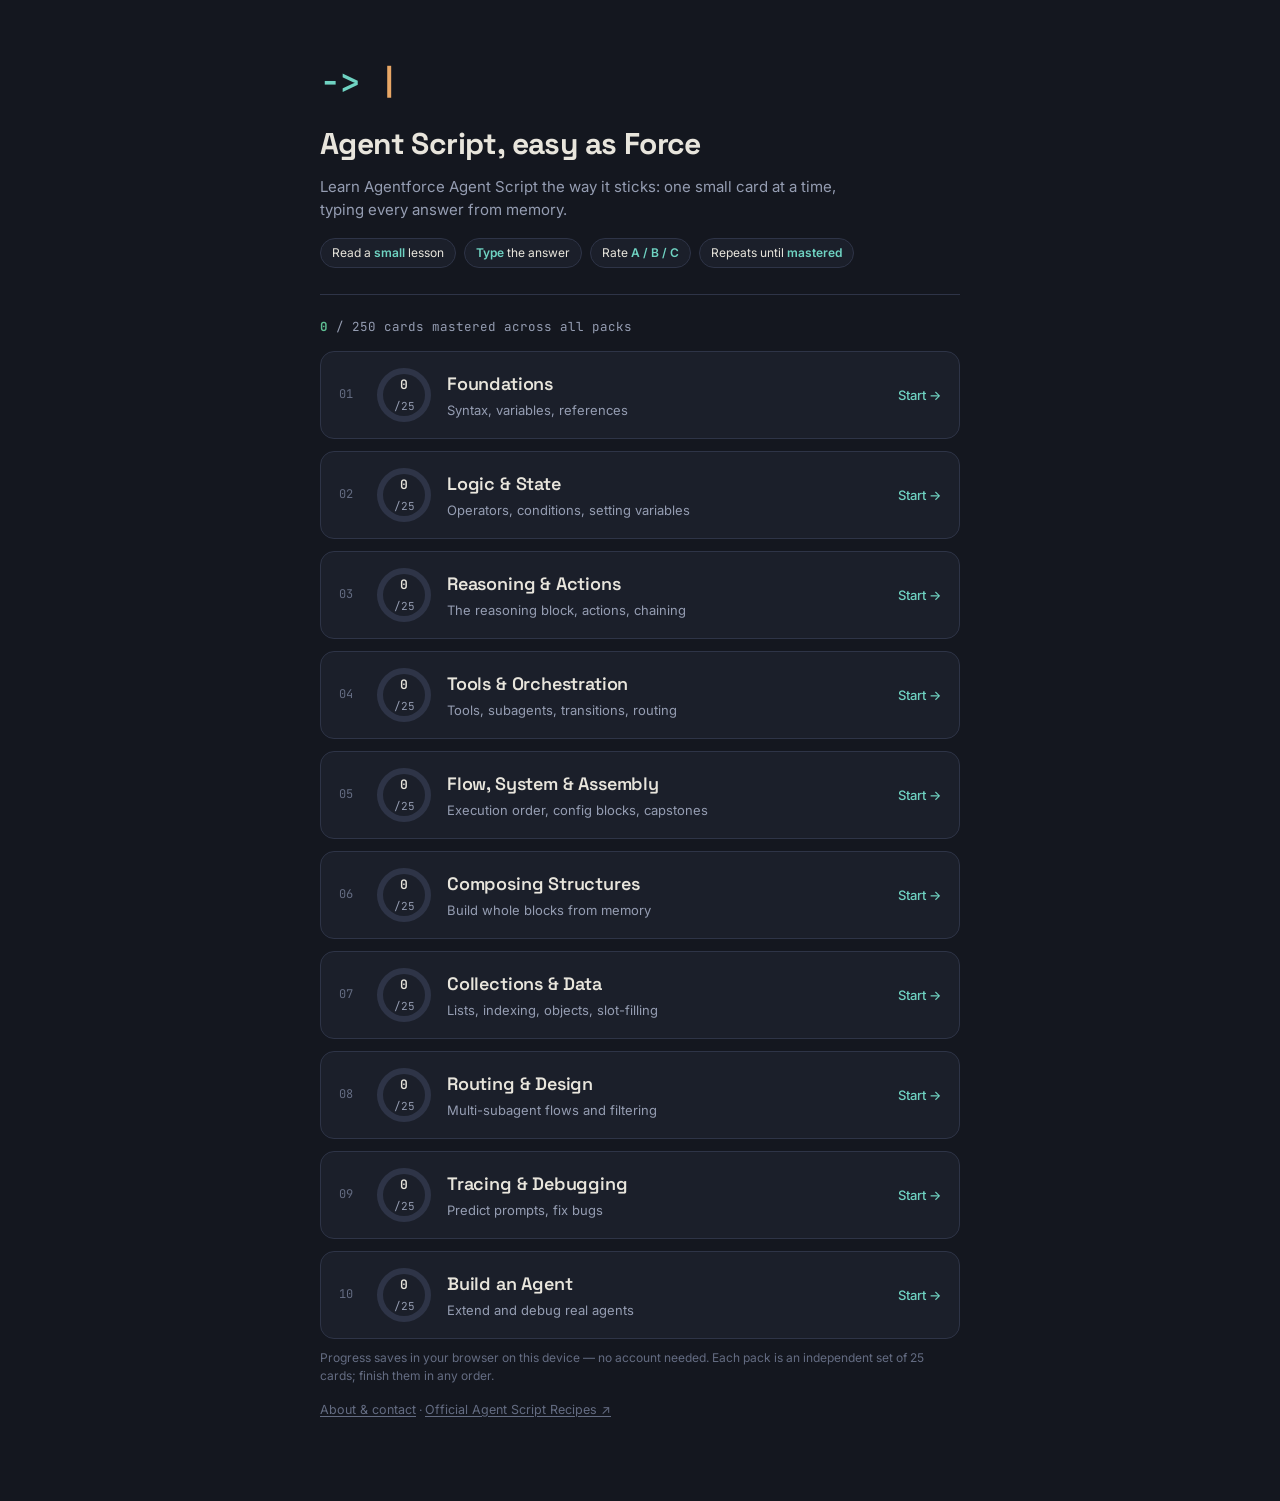
<file: index.html>
<!DOCTYPE html>
<html lang="en">
<head>
<meta charset="utf-8">
<meta name="viewport" content="width=device-width, initial-scale=1, viewport-fit=cover">
<title>Agent Script, easy as Force — learn Agentforce Agent Script by typing it</title>
<meta name="description" content="Learn Salesforce Agentforce Agent Script one small card at a time. Type every answer from memory and rate yourself A, B, or C — cards repeat until mastered.">
<link rel="preconnect" href="https://fonts.googleapis.com">
<link rel="preconnect" href="https://fonts.gstatic.com" crossorigin>
<link href="https://fonts.googleapis.com/css2?family=Space+Grotesk:wght@400;500;600;700&family=JetBrains+Mono:wght@400;500;600&family=Inter:wght@400;450;500;600&display=swap" rel="stylesheet">
<link rel="stylesheet" href="assets/style.css">
</head>
<body>
<div class="wrap hub">
  <div class="hero">
    <div class="glyph-big"><span class="ar">-&gt;</span> <span class="pi">|</span></div>
    <h1>Agent Script, easy as Force</h1>
    <p class="lede">Learn Agentforce Agent Script the way it sticks: one small card at a time, typing every answer from memory.</p>
    <div class="method">
      <span class="chip">Read a <b>small</b> lesson</span>
      <span class="chip"><b>Type</b> the answer</span>
      <span class="chip">Rate <b>A / B / C</b></span>
      <span class="chip">Repeats until <b>mastered</b></span>
    </div>
  </div>

  <p class="overall" id="overall">Loading your progress&hellip;</p>
  <div class="deck-grid" id="grid"></div>

  <p class="note">Progress saves in your browser on this device &mdash; no account needed. Each pack is an independent set of 25 cards; finish them in any order.</p>
  <p class="note" style="margin-top:14px"><a class="link" href="contact.html">About &amp; contact</a> &middot; <a class="link" href="https://github.com/trailheadapps/agent-script-recipes" target="_blank" rel="noopener noreferrer">Official Agent Script Recipes &nearr;</a></p>
</div>

<script src="assets/store.js"></script>
<script src="data/manifest.js"></script>
<script src="assets/home.js"></script>
</body>
</html>
</file>
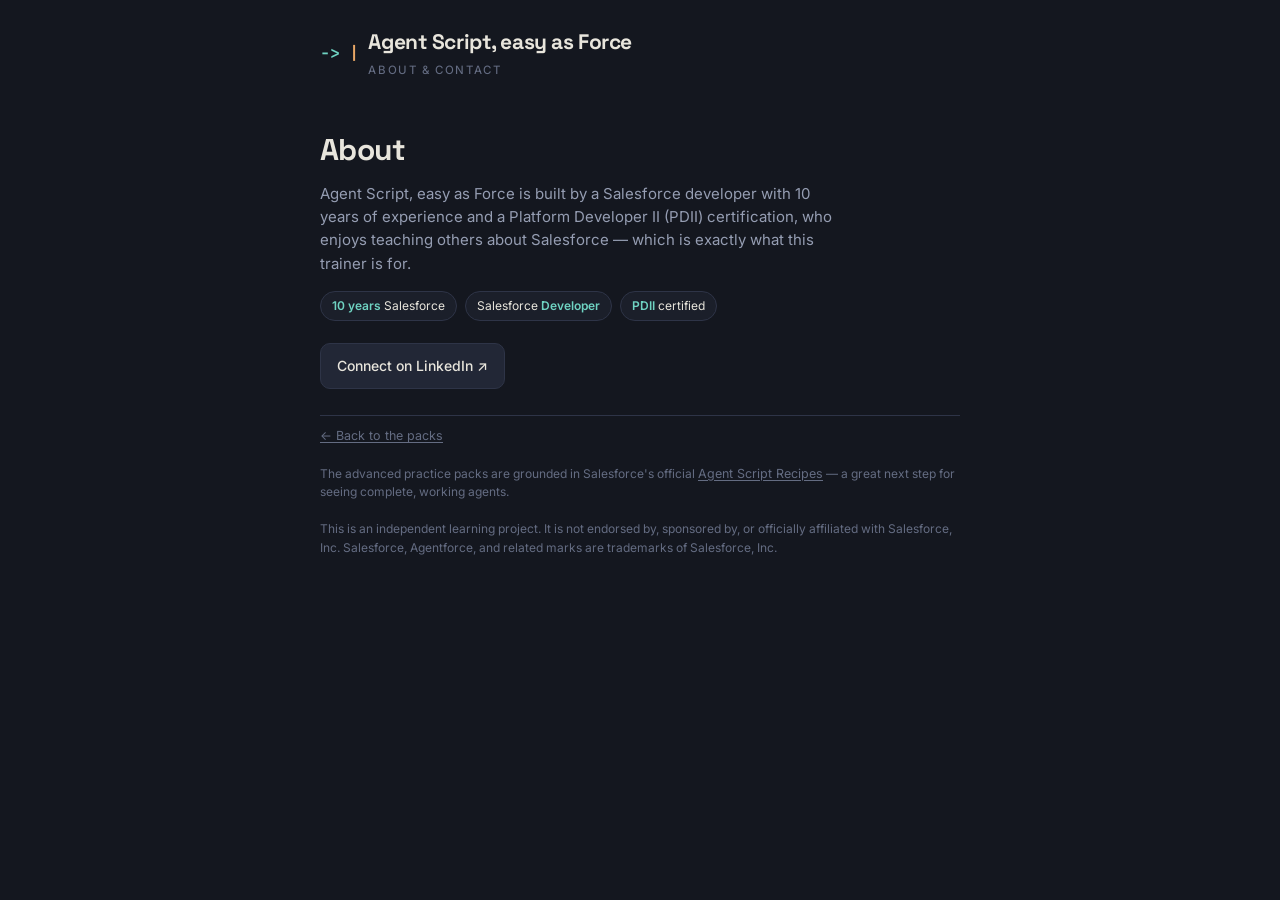
<file: contact.html>
<!DOCTYPE html>
<html lang="en">
<head>
<meta charset="utf-8">
<meta name="viewport" content="width=device-width, initial-scale=1, viewport-fit=cover">
<title>About &amp; contact — Agent Script, easy as Force</title>
<meta name="description" content="About the maker of Agent Script, easy as Force — a Salesforce developer who enjoys teaching others.">
<link rel="preconnect" href="https://fonts.googleapis.com">
<link rel="preconnect" href="https://fonts.gstatic.com" crossorigin>
<link href="https://fonts.googleapis.com/css2?family=Space+Grotesk:wght@400;500;600;700&family=JetBrains+Mono:wght@400;500;600&family=Inter:wght@400;450;500;600&display=swap" rel="stylesheet">
<link rel="stylesheet" href="assets/style.css">
</head>
<body>
<div class="wrap hub">
  <a class="mark" href="index.html" style="margin-bottom:6px">
    <span class="glyph"><span class="ar">-&gt;</span> <span class="pi">|</span></span>
    <div>Agent Script, easy as Force<span class="sub">About &amp; contact</span></div>
  </a>

  <div class="hero">
    <h1>About</h1>
    <p class="lede">Agent Script, easy as Force is built by a Salesforce developer with 10 years of experience and a Platform Developer II (PDII) certification, who enjoys teaching others about Salesforce &mdash; which is exactly what this trainer is for.</p>
    <div class="method">
      <span class="chip"><b>10 years</b> Salesforce</span>
      <span class="chip">Salesforce <b>Developer</b></span>
      <span class="chip"><b>PDII</b> certified</span>
    </div>
    <p style="margin:22px 0 0">
      <a class="btn" href="https://www.linkedin.com/in/pjrussell/" target="_blank" rel="noopener noreferrer">Connect on LinkedIn &nearr;</a>
    </p>
  </div>

  <p class="note"><a class="link" href="index.html">&larr; Back to the packs</a></p>
  <p class="note" style="margin-top:18px">The advanced practice packs are grounded in Salesforce's official <a class="link" href="https://github.com/trailheadapps/agent-script-recipes" target="_blank" rel="noopener noreferrer">Agent Script Recipes</a> &mdash; a great next step for seeing complete, working agents.</p>
  <p class="note" style="margin-top:18px;color:var(--faint)">This is an independent learning project. It is not endorsed by, sponsored by, or officially affiliated with Salesforce, Inc. Salesforce, Agentforce, and related marks are trademarks of Salesforce, Inc.</p>
</div>
</body>
</html>
</file>
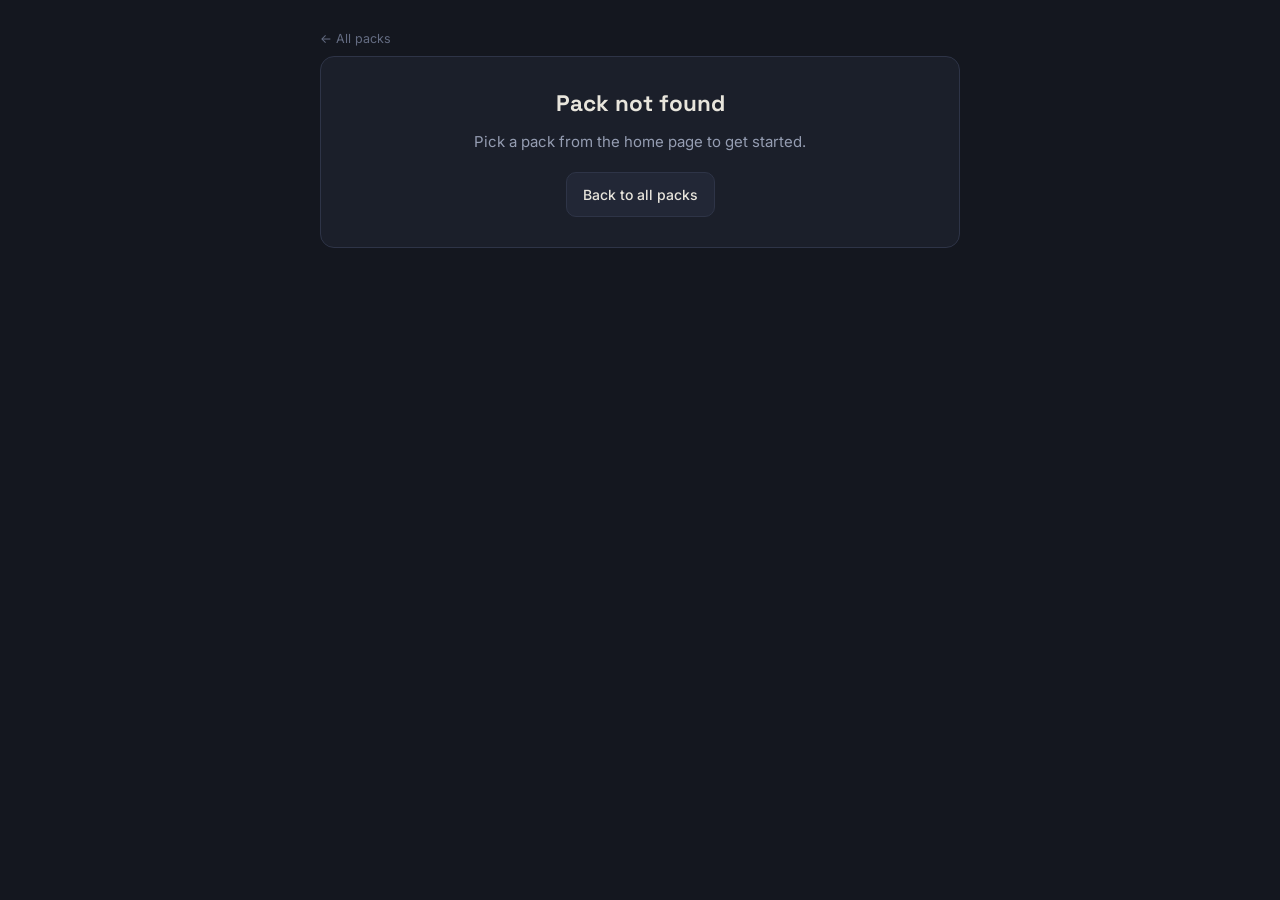
<file: pack.html>
<!DOCTYPE html>
<html lang="en">
<head>
<meta charset="utf-8">
<meta name="viewport" content="width=device-width, initial-scale=1, viewport-fit=cover">
<title>Agent Script, easy as Force</title>
<link rel="preconnect" href="https://fonts.googleapis.com">
<link rel="preconnect" href="https://fonts.gstatic.com" crossorigin>
<link href="https://fonts.googleapis.com/css2?family=Space+Grotesk:wght@400;500;600;700&family=JetBrains+Mono:wght@400;500;600&family=Inter:wght@400;450;500;600&display=swap" rel="stylesheet">
<link rel="stylesheet" href="assets/style.css">
</head>
<body>
<div class="wrap"><div id="app" class="trainer"></div></div>

<script src="assets/store.js"></script>
<script src="data/manifest.js"></script>
<script>
(function () {
  var app = document.getElementById("app");
  function fail(msg) {
    app.innerHTML =
      '<a class="back" href="index.html">\u2190 All packs</a>' +
      '<div class="errbox"><h2>Pack not found</h2><p>' + msg + '</p>' +
      '<a class="btn" href="index.html">Back to all packs</a></div>';
  }

  // Prefer the hash (survives clean-URL redirects on any host); fall back to ?p=
  var id = decodeURIComponent((location.hash || "").replace(/^#/, "")) ||
           new URLSearchParams(location.search).get("p") || "";
  // Only allow safe ids that exist in the manifest.
  var known = (window.DECKS || []).some(function (d) { return d.id === id; });
  if (!/^[a-z0-9-]+$/.test(id) || !known) {
    fail("Pick a pack from the home page to get started.");
    return;
  }
  window.__DECK_ID__ = id;

  var data = document.createElement("script");
  data.src = "data/" + id + ".js";
  data.onload = function () {
    var eng = document.createElement("script");
    eng.src = "assets/engine.js";
    document.body.appendChild(eng);
  };
  data.onerror = function () { fail("This pack\u2019s cards couldn\u2019t be loaded."); };
  document.head.appendChild(data);
})();
</script>
</body>
</html>
</file>
<file: assets/style.css>
:root{
  --bg:#14171F; --bg2:#1B1F2A; --surface:#222736; --surface2:#272D3E;
  --line:#2E3447; --ink:#E8E5DC; --muted:#959DB2; --faint:#646C82;
  --logic:#6FD3C2;   /* deterministic  ->  */
  --prompt:#E8A766;  /* LLM prompt      |  */
  --a:#E26D7C; --b:#E8B45C; --c:#5FBF93;
  --mono:"JetBrains Mono",ui-monospace,"SF Mono",Menlo,Consolas,monospace;
  --disp:"Space Grotesk",system-ui,-apple-system,"Segoe UI",sans-serif;
  --body:"Inter",system-ui,-apple-system,"Segoe UI",sans-serif;
}
*{box-sizing:border-box}
html{-webkit-text-size-adjust:100%}
body{margin:0;background:var(--bg);color:var(--ink);font-family:var(--body);
  -webkit-font-smoothing:antialiased;line-height:1.55;font-size:15px}
a{color:inherit}
.wrap{max-width:680px;margin:0 auto;padding:26px 20px 70px}

/* ---------- wordmark (shared) ---------- */
.mark{font-family:var(--disp);font-weight:700;font-size:21px;letter-spacing:-.02em;
  display:flex;align-items:center;gap:10px;text-decoration:none}
.mark .glyph{font-family:var(--mono);font-weight:600;font-size:17px}
.mark .glyph .ar{color:var(--logic)} .mark .glyph .pi{color:var(--prompt)}
.mark .sub{display:block;font-family:var(--body);font-weight:450;font-size:11.5px;
  letter-spacing:.14em;text-transform:uppercase;color:var(--faint);margin-top:3px}

/* ---------- generic button ---------- */
.btn{font-family:var(--body);font-weight:500;font-size:14px;border:1px solid var(--line);
  background:var(--surface);color:var(--ink);padding:11px 16px;border-radius:10px;cursor:pointer;
  text-decoration:none;display:inline-block;transition:transform .08s,border-color .15s,background .15s}
.btn:hover{border-color:var(--logic)} .btn:active{transform:translateY(1px)}
.link{background:none;border:none;color:var(--faint);font-size:12.5px;cursor:pointer;
  font-family:var(--body);text-decoration:underline;text-underline-offset:2px;padding:0}
.link:hover{color:var(--muted)}
.note{font-size:12px;color:var(--faint);margin-top:10px}
.note b{color:var(--b);font-weight:600}

/* ===================================================================
   HUB (index.html)
   =================================================================== */
.hub .hero{padding:30px 0 26px;border-bottom:1px solid var(--line)}
.hub .glyph-big{font-family:var(--mono);font-size:34px;font-weight:600;letter-spacing:-.01em}
.hub .glyph-big .ar{color:var(--logic)} .hub .glyph-big .pi{color:var(--prompt)}
.hub h1{font-family:var(--disp);font-weight:700;font-size:30px;letter-spacing:-.02em;margin:12px 0 8px}
.hub .lede{color:var(--muted);max-width:520px;margin:0}
.hub .method{display:flex;gap:8px;flex-wrap:wrap;margin-top:16px}
.hub .chip{font-size:12px;color:var(--ink);background:var(--bg2);border:1px solid var(--line);
  border-radius:99px;padding:5px 11px}
.hub .chip b{color:var(--logic);font-weight:600}
.hub .overall{font-family:var(--mono);font-size:12.5px;color:var(--muted);margin:22px 0 6px}
.hub .overall b{color:var(--c)}

.deck-grid{display:grid;gap:12px;margin-top:14px}
.deck-tile{display:flex;align-items:center;gap:16px;background:var(--bg2);
  border:1px solid var(--line);border-radius:14px;padding:16px 18px;text-decoration:none;
  transition:border-color .15s,transform .08s,background .15s}
.deck-tile:hover{border-color:var(--logic);background:var(--surface)}
.deck-tile:active{transform:translateY(1px)}
.deck-tile .ord{font-family:var(--mono);font-size:12px;color:var(--faint);width:22px;flex:none}
.deck-tile .meta{flex:1;min-width:0}
.deck-tile .t{font-family:var(--disp);font-weight:600;font-size:18px;letter-spacing:-.01em;margin:0}
.deck-tile .s{color:var(--muted);font-size:13px;margin:2px 0 0}
.deck-tile .go{font-size:13px;color:var(--logic);font-weight:500;white-space:nowrap;flex:none}

.ring{--p:0;width:54px;height:54px;flex:none;border-radius:50%;display:grid;place-items:center;
  background:conic-gradient(var(--c) calc(var(--p)*1%),var(--line) 0)}
.ring .inner{width:42px;height:42px;border-radius:50%;background:var(--bg2);display:grid;place-items:center;
  font-family:var(--mono);font-size:11px;color:var(--muted);line-height:1.1;text-align:center}
.ring .inner b{color:var(--ink);font-size:13px;font-weight:600}
.deck-tile:hover .ring .inner{background:var(--surface)}
.ring.done{background:var(--c)} .ring.done .inner b{color:var(--c)}

/* ===================================================================
   TRAINER (pack.html)
   =================================================================== */
.trainer header{display:flex;align-items:flex-end;justify-content:space-between;gap:16px;
  padding-bottom:16px;border-bottom:1px solid var(--line)}
.trainer .back{font-size:12.5px;color:var(--faint);text-decoration:none;display:inline-block;margin-bottom:8px}
.trainer .back:hover{color:var(--muted)}
.trainer .deck-name{font-family:var(--disp);font-weight:600;font-size:15px;color:var(--muted);margin-top:2px}
.tally{text-align:right;font-family:var(--mono);font-size:12px;color:var(--muted);white-space:nowrap}
.tally b{color:var(--c);font-size:15px}

.rail{height:5px;background:var(--bg2);border-radius:99px;margin:16px 0 26px;overflow:hidden;
  border:1px solid var(--line)}
.rail i{display:block;height:100%;width:0;background:linear-gradient(90deg,var(--logic),var(--c));
  border-radius:99px;transition:width .5s cubic-bezier(.2,.7,.2,1)}

.card{background:var(--bg2);border:1px solid var(--line);border-radius:14px;overflow:hidden}
.card .top{display:flex;align-items:center;justify-content:space-between;gap:12px;
  padding:14px 18px;border-bottom:1px solid var(--line);background:var(--surface)}
.tier{font-family:var(--mono);font-size:11px;letter-spacing:.12em;text-transform:uppercase;color:var(--faint)}
.tier .dot{display:inline-block;width:7px;height:7px;border-radius:99px;margin-right:8px;
  vertical-align:middle;background:var(--logic)}
.ladder{display:flex;gap:5px;align-items:center}
.ladder span{font-family:var(--mono);font-size:11px;font-weight:600;width:20px;height:20px;
  display:grid;place-items:center;border-radius:6px;color:var(--faint);background:var(--bg);border:1px solid var(--line)}
.ladder span.on.A{color:#fff;background:var(--a);border-color:var(--a)}
.ladder span.on.B{color:#241c08;background:var(--b);border-color:var(--b)}
.ladder span.on.C{color:#06231a;background:var(--c);border-color:var(--c)}

.body{padding:20px 18px 22px}
.skill{font-family:var(--disp);font-weight:600;font-size:21px;letter-spacing:-.01em;margin:0 0 10px}
.lesson{color:#d3d1c9;margin:0 0 16px}
.lesson code{font-family:var(--mono);font-size:.88em;background:var(--surface2);
  padding:1px 6px;border-radius:5px;color:var(--logic)}
.task{background:var(--surface);border:1px solid var(--line);border-left:3px solid var(--prompt);
  border-radius:0 10px 10px 0;padding:13px 15px;margin:0 0 16px}
.task .lbl{font-family:var(--mono);font-size:10.5px;letter-spacing:.14em;text-transform:uppercase;
  color:var(--prompt);margin-bottom:5px}
.task p{margin:0;font-weight:500}

textarea{width:100%;min-height:74px;resize:vertical;background:var(--bg);color:var(--ink);
  border:1px solid var(--line);border-radius:10px;padding:12px 14px;font-family:var(--mono);
  font-size:13.5px;line-height:1.6;outline:none}
textarea:focus{border-color:var(--logic);box-shadow:0 0 0 3px rgba(111,211,194,.13)}
textarea::placeholder{color:var(--faint)}
.reveal{margin-top:14px;width:100%}

.answer{margin-top:18px;border-top:1px dashed var(--line);padding-top:18px}
pre{margin:0 0 12px;background:var(--bg);border:1px solid var(--line);border-radius:10px;
  padding:14px 16px;overflow-x:auto;font-family:var(--mono);font-size:13.5px;line-height:1.65;white-space:pre-wrap}
pre .g{color:var(--faint);font-style:italic}
pre .s{color:#9DD6A0}
pre .r{color:var(--logic)}
pre .o{color:var(--prompt);font-weight:600}
pre .k{color:#C58FE0}
pre .bo{color:#E0B15C}
.ans-lbl{font-family:var(--mono);font-size:10.5px;letter-spacing:.14em;text-transform:uppercase;
  color:var(--faint);margin:0 0 8px}
.why{color:var(--muted);font-size:13.5px;margin:0}
.why b{color:var(--ink);font-weight:600}

.rate .lbl{font-family:var(--mono);font-size:10.5px;letter-spacing:.14em;text-transform:uppercase;
  color:var(--faint);margin:18px 0 9px}
.rate .row{display:grid;grid-template-columns:repeat(3,1fr);gap:9px}
.grade{cursor:pointer;border:1px solid var(--line);background:var(--surface);border-radius:11px;
  padding:11px 8px;text-align:center;transition:transform .08s,border-color .15s}
.grade:active{transform:translateY(1px)}
.grade .g{font-family:var(--disp);font-weight:700;font-size:19px;line-height:1}
.grade .t{font-size:11.5px;color:var(--muted);margin-top:4px}
.grade .k{display:block;font-size:10px;color:var(--faint);margin-top:3px;font-family:var(--mono)}
.grade.A:hover{border-color:var(--a)} .grade.A .g{color:var(--a)}
.grade.B:hover{border-color:var(--b)} .grade.B .g{color:var(--b)}
.grade.C:hover{border-color:var(--c)} .grade.C .g{color:var(--c)}

.foot{display:flex;justify-content:space-between;align-items:center;margin-top:22px;
  font-size:12.5px;color:var(--faint)}

.done{text-align:center;padding:46px 20px}
.done .gl{font-family:var(--mono);font-size:30px;margin-bottom:14px}
.done .gl .ar{color:var(--logic)} .done .gl .pi{color:var(--prompt)}
.done .big{font-family:var(--disp);font-weight:700;font-size:28px;letter-spacing:-.02em;margin:0 0 8px}
.done p{color:var(--muted);max-width:380px;margin:0 auto 22px}
.done .row{display:flex;gap:10px;justify-content:center;flex-wrap:wrap}

.errbox{background:var(--bg2);border:1px solid var(--line);border-radius:14px;padding:30px 24px;text-align:center}
.errbox h2{font-family:var(--disp);margin:0 0 8px}
.errbox p{color:var(--muted);margin:0 0 18px}

.hide{display:none!important}
.fade{animation:fade .32s cubic-bezier(.2,.7,.2,1)}
@keyframes fade{from{opacity:0;transform:translateY(6px)}to{opacity:1;transform:none}}
@media(max-width:480px){
  .wrap{padding:20px 14px 60px} .skill{font-size:19px} .hub h1{font-size:25px}
  .trainer header{flex-wrap:wrap}
}
@media(prefers-reduced-motion:reduce){*{transition:none!important;animation:none!important}}
</file>
